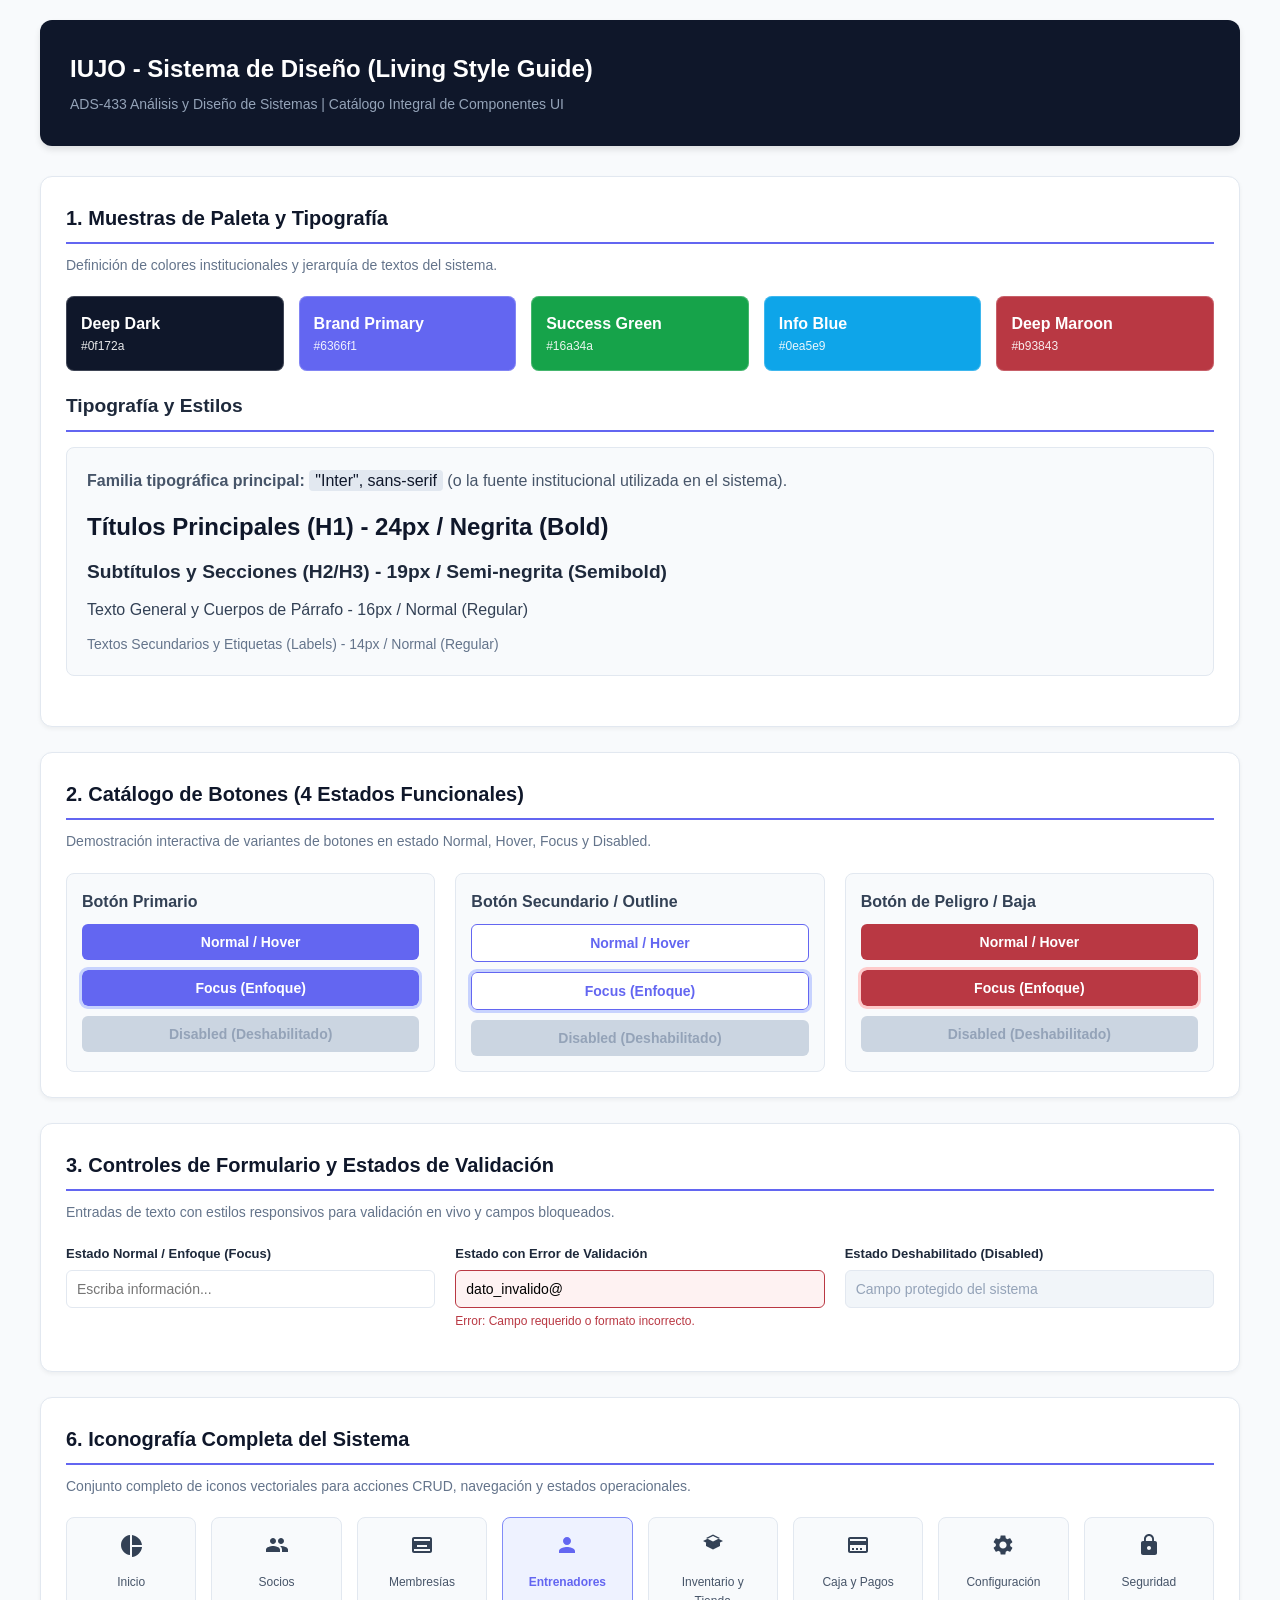
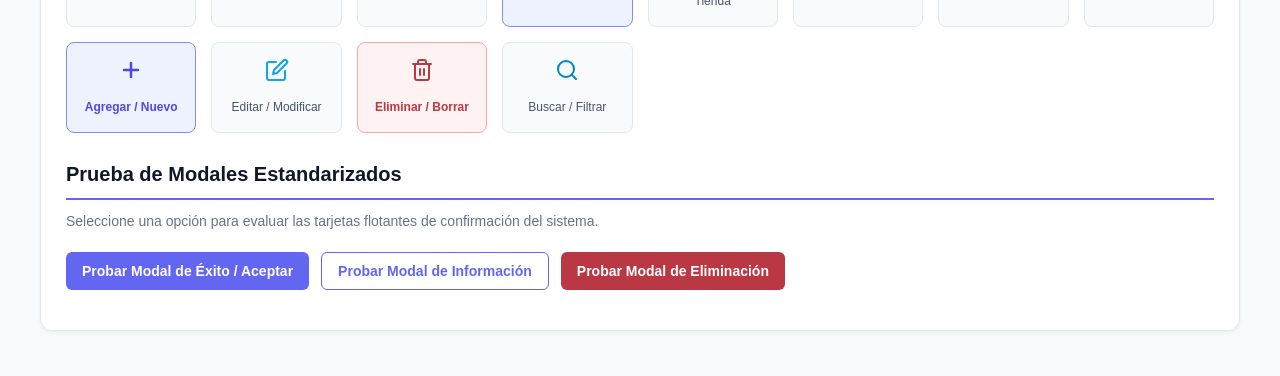
<file: sistema_diseño.html>
<!DOCTYPE html>
<html lang="es">
<head>
    <meta charset="UTF-8">
    <meta name="viewport" content="width=device-width, initial-scale=1.0">
    <title>Sistema de Diseño - Living Style Guide</title>
    <style>
        :root {
            --brand-dark: #0f172a;
            --brand-primary: #6366f1;
            --brand-hover: #4f46e5;
            --brand-alt: #0ea5e9;
            --brand-maroon: #b93843;
            --bg-main: #f8fafc;
            --card-bg: #ffffff;
            --text-color: #334155;
            --border-color: #e2e8f0;
        }

        * {
            box-sizing: border-box;
            margin: 0;
            padding: 0;
            font-family: 'Segoe UI', Tahoma, Geneva, Verdana, sans-serif;
        }

        body {
            background-color: var(--bg-main);
            color: var(--text-color);
            padding: 20px;
            line-height: 1.6;
        }

        .container {
            max-width: 1200px;
            margin: 0 auto;
        }

        header {
            background: var(--brand-dark);
            color: white;
            padding: 30px;
            border-radius: 12px;
            margin-bottom: 30px;
            box-shadow: 0 4px 6px rgba(0,0,0,0.1);
        }

        header h1 {
            font-size: 24px;
            margin-bottom: 5px;
        }

        header p {
            color: #94a3b8;
            font-size: 14px;
        }

        .card-container {
            background: var(--card-bg);
            border-radius: 12px;
            padding: 25px;
            margin-bottom: 25px;
            box-shadow: 0 2px 4px rgba(0,0,0,0.05);
            border: 1px solid var(--border-color);
        }

        h3 {
            font-size: 20px;
            color: var(--brand-dark);
            margin-bottom: 10px;
            border-bottom: 2px solid var(--brand-primary);
            padding-bottom: 8px;
        }

        .section-desc {
            font-size: 14px;
            color: #64748b;
            margin-bottom: 20px;
        }

        /* 1. Paleta de colores */
        .color-grid {
            display: grid;
            grid-template-columns: repeat(auto-fit, minmax(180px, 1fr));
            gap: 15px;
            margin-bottom: 20px;
        }

        .color-swatch {
            border-radius: 8px;
            padding: 15px;
            color: white;
            box-shadow: inset 0 0 0 1px rgba(255,255,255,0.2);
        }

        .color-swatch span {
            display: block;
            font-size: 12px;
            opacity: 0.9;
        }

        /* Tipografía de muestra */
        .typography-sample {
            background: #f8fafc;
            padding: 15px;
            border-radius: 8px;
            border: 1px solid var(--border-color);
        }

        /* 2. Catálogo de Botones (4 Estados) */
        .btn-grid {
            display: grid;
            grid-template-columns: repeat(auto-fit, minmax(260px, 1fr));
            gap: 20px;
        }

        .btn-group-states {
            display: flex;
            flex-direction: column;
            gap: 10px;
            background: #f8fafc;
            padding: 15px;
            border-radius: 8px;
            border: 1px solid var(--border-color);
        }

        .btn {
            padding: 10px 16px;
            border-radius: 6px;
            font-size: 14px;
            font-weight: 600;
            cursor: pointer;
            border: none;
            transition: all 0.2s;
            text-align: center;
        }

        .btn-primary { background: #6366f1; color: white; }
        .btn-primary:hover { background: #4f46e5; }
        .btn-primary.focus-state { outline: 3px solid #c7d2fe; }

        .btn-secondary { background: white; color: #6366f1; border: 1px solid #6366f1; }
        .btn-secondary:hover { background: #e0e7ff; }
        .btn-secondary.focus-state { outline: 3px solid #c7d2fe; }

        .btn-danger { background: #b93843; color: white; }
        .btn-danger:hover { background: #a22d37; }
        .btn-danger.focus-state { outline: 3px solid #fecaca; }

        .btn:disabled {
            background: #cbd5e1;
            color: #94a3b8;
            cursor: not-allowed;
            border: none;
            outline: none;
        }

        /* 3. Formularios y validación */
        .form-grid {
            display: grid;
            grid-template-columns: repeat(auto-fit, minmax(280px, 1fr));
            gap: 20px;
        }

        .form-group {
            margin-bottom: 15px;
        }

        .form-group label {
            display: block;
            font-size: 13px;
            font-weight: 600;
            margin-bottom: 5px;
            color: #1e293b;
        }

        .form-control {
            width: 100%;
            padding: 10px;
            border: 1px solid var(--border-color);
            border-radius: 6px;
            font-size: 14px;
            background: #ffffff;
        }

        .form-control:focus {
            outline: none;
            border-color: var(--brand-primary);
            box-shadow: 0 0 0 3px rgba(99, 102, 241, 0.15);
        }

        .form-control.error {
            border-color: #b93843;
            background-color: #fef2f2;
        }

        .error-msg {
            font-size: 12px;
            color: #b93843;
            margin-top: 4px;
            display: block;
        }

        .form-control:disabled {
            background-color: #f1f5f9;
            color: #94a3b8;
            cursor: not-allowed;
        }

        /* 6. Iconos Ampliados */
        .icon-grid {
            display: grid;
            grid-template-columns: repeat(auto-fit, minmax(130px, 1fr));
            gap: 15px;
        }

        .icon-box-item {
            background: #f8fafc;
            border: 1px solid var(--border-color);
            padding: 15px;
            border-radius: 8px;
            text-align: center;
            transition: transform 0.2s, background 0.2s;
        }

        .icon-box-item:hover {
            background: #f1f5f9;
            transform: translateY(-2px);
        }

        .icon-box-item small {
            display: block;
            font-size: 12px;
            margin-top: 8px;
            color: #475569;
            font-weight: 500;
        }

        /* Tablas */
        table {
            width: 100%;
            border-collapse: collapse;
            font-size: 14px;
            margin-top: 15px;
        }

        th, td {
            padding: 10px;
            border: 1px solid var(--border-color);
            text-align: left;
        }

        th {
            background: #1e293b;
            color: white;
        }

        tr:nth-child(even) { background: #f8fafc; }

        /* Botones para disparar los modales */
        .modal-triggers {
            display: flex;
            gap: 12px;
            flex-wrap: wrap;
            margin: 15px 0;
        }

        /* ==========================================
           ESTILO UNIFICADO DE MODALES (TARJETA FLOTANTE)
           ========================================== */
        .modal-overlay {
            position: fixed;
            top: 0;
            left: 0;
            width: 100%;
            height: 100%;
            background: rgba(30, 41, 59, 0.75);
            display: flex;
            justify-content: center;
            align-items: center;
            z-index: 9999;
            opacity: 0;
            visibility: hidden;
            transition: all 0.25s ease;
        }

        .modal-overlay.active {
            opacity: 1;
            visibility: visible;
        }

        .modal-card {
            background: #ffffff;
            width: 90%;
            max-width: 480px;
            padding: 40px 30px;
            border-radius: 24px;
            text-align: center;
            box-shadow: 0 20px 25px -5px rgba(0, 0, 0, 0.2), 0 10px 10px -5px rgba(0, 0, 0, 0.1);
            transform: scale(0.95);
            transition: transform 0.25s ease;
        }

        .modal-overlay.active .modal-card {
            transform: scale(1);
        }

        .modal-icon-container {
            width: 64px;
            height: 64px;
            border-radius: 16px;
            display: flex;
            justify-content: center;
            align-items: center;
            margin: 0 auto 20px auto;
        }

        .icon-danger { background: #fef2f2; color: #b93843; }
        .icon-success { background: #f0fdf4; color: #16a34a; }
        .icon-info { background: #f0f9ff; color: #0284c7; }

        .modal-title {
            font-size: 20px;
            font-weight: 700;
            color: #0f172a;
            margin-bottom: 10px;
        }

        .modal-desc {
            font-size: 14px;
            color: #64748b;
            margin-bottom: 30px;
            line-height: 1.5;
            padding: 0 10px;
        }

        .modal-actions {
            display: flex;
            gap: 12px;
        }

        .modal-btn {
            flex: 1;
            padding: 12px 20px;
            border-radius: 12px;
            font-size: 15px;
            font-weight: 600;
            cursor: pointer;
            border: none;
            transition: background 0.2s;
        }

        .modal-btn-cancel {
            background: #f1f5f9;
            color: #334155;
        }
        .modal-btn-cancel:hover { background: #e2e8f0; }

        .modal-btn-action {
            background: #6366f1;
            color: white;
            box-shadow: 0 4px 12px rgba(99, 102, 241, 0.3);
        }
        .modal-btn-action:hover { background: #4f46e5; }

        .modal-btn-delete {
            background: #b93843;
            color: white;
            box-shadow: 0 4px 12px rgba(185, 56, 67, 0.3);
        }
        .modal-btn-delete:hover { background: #a22d37; }

        .modal-btn-success {
            background: #16a34a;
            color: white;
            box-shadow: 0 4px 12px rgba(22, 163, 74, 0.3);
        }
        .modal-btn-success:hover { background: #15803d; }

        /* Toast flotante */
        #toast-container {
            position: fixed;
            top: 20px;
            right: 20px;
            z-index: 10000;
        }
        .toast {
            background: #1e293b;
            color: white;
            padding: 12px 20px;
            border-radius: 8px;
            box-shadow: 0 4px 12px rgba(0,0,0,0.15);
            font-size: 14px;
            border-left: 5px solid #22c55e;
            margin-top: 10px;
        }
    </style>
</head>
<body>

<div class="container">
    <header>
        <h1>IUJO - Sistema de Diseño (Living Style Guide)</h1>
        <p>ADS-433 Análisis y Diseño de Sistemas | Catálogo Integral de Componentes UI</p>
    </header>

    <!-- 1. PALETA Y TIPOGRAFÍA -->
    <section class="card-container">
        <h3>1. Muestras de Paleta y Tipografía</h3>
        <p class="section-desc">Definición de colores institucionales y jerarquía de textos del sistema.</p>
        
        <div class="color-grid">
            <div class="color-swatch" style="background: #0f172a;"><strong>Deep Dark</strong><span>#0f172a</span></div>
            <div class="color-swatch" style="background: #6366f1;"><strong>Brand Primary</strong><span>#6366f1</span></div>
            <div class="color-swatch" style="background: #16a34a;"><strong>Success Green</strong><span>#16a34a</span></div>
            <div class="color-swatch" style="background: #0ea5e9;"><strong>Info Blue</strong><span>#0ea5e9</span></div>
            <div class="color-swatch" style="background: #b93843;"><strong>Deep Maroon</strong><span>#b93843</span></div>
        </div>

        <!-- Sección de Tipografía -->
        <div class="typography-section" style="margin-bottom: 25px;">
            <h3 style="margin-bottom: 15px; color: #1e293b; font-size: 1.2rem; font-weight: 700;">Tipografía y Estilos</h3>
            <div style="background: #f8fafc; border: 1px solid #e2e8f0; border-radius: 8px; padding: 20px;">
                <p style="margin-bottom: 15px; font-size: 0.95krem; color: #475569;">
                    <strong>Familia tipográfica principal:</strong> <code style="background: #e2e8f0; padding: 2px 6px; border-radius: 4px; color: #0f172a;">"Inter", sans-serif</code> (o la fuente institucional utilizada en el sistema).
                </p>
                <ul style="list-style-type: none; padding: 0; margin: 0; display: flex; flex-direction: column; gap: 10px;">
                    <li style="font-size: 1.5rem; font-weight: 700; color: #0f172a;">
                        Títulos Principales (H1) - 24px / Negrita (Bold)
                    </li>
                    <li style="font-size: 1.2rem; font-weight: 600; color: #1e293b;">
                        Subtítulos y Secciones (H2/H3) - 19px / Semi-negrita (Semibold)
                    </li>
                    <li style="font-size: 1rem; font-weight: 400; color: #334155;">
                        Texto General y Cuerpos de Párrafo - 16px / Normal (Regular)
                    </li>
                    <li style="font-size: 0.875rem; font-weight: 400; color: #64748b;">
                        Textos Secundarios y Etiquetas (Labels) - 14px / Normal (Regular)
                    </li>
                </ul>
            </div>
        </div>
    </section>

    <!-- 2. CATÁLOGO DE BOTONES (4 ESTADOS) -->
    <section class="card-container">
        <h3>2. Catálogo de Botones (4 Estados Funcionales)</h3>
        <p class="section-desc">Demostración interactiva de variantes de botones en estado Normal, Hover, Focus y Disabled.</p>
        
        <div class="btn-grid">
            <div class="btn-group-states">
                <strong>Botón Primario</strong>
                <button class="btn btn-primary">Normal / Hover</button>
                <button class="btn btn-primary focus-state">Focus (Enfoque)</button>
                <button class="btn btn-primary" disabled>Disabled (Deshabilitado)</button>
            </div>
            <div class="btn-group-states">
                <strong>Botón Secundario / Outline</strong>
                <button class="btn btn-secondary">Normal / Hover</button>
                <button class="btn btn-secondary focus-state">Focus (Enfoque)</button>
                <button class="btn btn-secondary" disabled>Disabled (Deshabilitado)</button>
            </div>
            <div class="btn-group-states">
                <strong>Botón de Peligro / Baja</strong>
                <button class="btn btn-danger">Normal / Hover</button>
                <button class="btn btn-danger focus-state">Focus (Enfoque)</button>
                <button class="btn btn-danger" disabled>Disabled (Deshabilitado)</button>
            </div>
        </div>
    </section>

    <!-- 3. CONTROLES DE FORMULARIO -->
    <section class="card-container">
        <h3>3. Controles de Formulario y Estados de Validación</h3>
        <p class="section-desc">Entradas de texto con estilos responsivos para validación en vivo y campos bloqueados.</p>
        
        <div class="form-grid">
            <div class="form-group">
                <label>Estado Normal / Enfoque (Focus)</label>
                <input type="text" class="form-control" placeholder="Escriba información...">
            </div>
            <div class="form-group">
                <label>Estado con Error de Validación</label>
                <input type="text" class="form-control error" value="dato_invalido@">
                <span class="error-msg">Error: Campo requerido o formato incorrecto.</span>
            </div>
            <div class="form-group">
                <label>Estado Deshabilitado (Disabled)</label>
                <input type="text" class="form-control" value="Campo protegido del sistema" disabled>
            </div>
        </div>
    </section>

    <!-- 6. ICONOGRAFÍA AMPLIADA Y MODALES -->
    <section class="card-container">
        <h3>6. Iconografía Completa del Sistema</h3>
        <p class="section-desc">Conjunto completo de iconos vectoriales para acciones CRUD, navegación y estados operacionales.</p>
        
       <div class="icon-grid" style="margin-bottom: 25px;">
            <!-- Inicio --->
            <div class="icon-box-item"><svg width="24" height="24" fill="currentColor" viewBox="0 0 24 24"><path d="M11 2v20c-5.07-.5-9-4.79-9-9.99 0-5.21 3.93-9.5 9-10.01zm2 0v10h10c-.5-5.07-4.79-9-9.99-10zm0 12v10c5.21-.51 9.5-4.8 10.01-10H13z"/></svg><small>Inicio</small></div>
            
            <!-- Socios -->
            <div class="icon-box-item"><svg width="24" height="24" fill="currentColor" viewBox="0 0 24 24"><path d="M16 11c1.66 0 2.99-1.34 2.99-3S17.66 5 16 5c-1.66 0-3 1.34-3 3s1.34 3 3 3zm-8 0c1.66 0 2.99-1.34 2.99-3S9.66 5 8 5C6.34 5 5 6.34 5 8s1.34 3 3 3zm0 2c-2.33 0-7 1.17-7 3.5V19h14v-2.5c0-2.33-4.67-3.5-7-3.5zm8 0c-.29 0-.62.02-.97.05 1.16.84 1.97 1.97 1.97 3.45V19h6v-2.5c0-2.33-4.67-3.5-7-3.5z"/></svg><small>Socios</small></div>
            
            <!-- Membresías -->
            <div class="icon-box-item"><svg width="24" height="24" fill="currentColor" viewBox="0 0 24 24"><path d="M20 4H4c-1.1 0-1.99.9-1.99 2L2 18c0 1.1.9 2 2 2h16c1.1 0 2-.9 2-2V6c0-1.1-.9-2-2-2zm0 4H4V6h16v2zm0 10H4v-2h16v2zm-3-4H7v-2h10v2z"/></svg><small>Membresías</small></div>
            
            <!-- Entrenadores -->
            <div class="icon-box-item" style="background: #eef2ff; border-color: #818cf8;"><svg width="24" height="24" fill="currentColor" viewBox="0 0 24 24" style="color: #6366f1;"><path d="M12 12c2.21 0 4-1.79 4-4s-1.79-4-4-4-4 1.79-4 4 1.79 4 4 4zm0 2c-2.67 0-8 1.34-8 4v2h16v-2c0-2.66-5.33-4-8-4z"/></svg><small style="color: #6366f1; font-weight: bold;">Entrenadores</small></div>
            
            <!-- Inventario y Tienda -->
            <div class="icon-box-item"><svg width="24" height="24" fill="currentColor" viewBox="0 0 24 24"><path d="M12 3L2 8l10 5 10-5-10-5zm0 13.5l-7-3.5v-3.5l7 3.5 7-3.5v3.5l-7 3.5zm0-8l-7-3.5 7-3.5 7 3.5-7 3.5z"/></svg><small>Inventario y Tienda</small></div>
            
            <!-- Caja y Pagos -->
            <div class="icon-box-item"><svg width="24" height="24" fill="currentColor" viewBox="0 0 24 24"><path d="M20 4H4c-1.1 0-1.99.9-1.99 2L2 18c0 1.1.9 2 2 2h16c1.1 0 2-.9 2-2V6c0-1.1-.9-2-2-2zm0 4H4V6h16v2zm0 10H4v-6h16v6zM6 15h2v2H6v-2zm4 0h2v2h-2v-2zm4 0h2v2h-2v-2z"/></svg><small>Caja y Pagos</small></div>
            
            <!-- Configuración -->
            <div class="icon-box-item"><svg width="24" height="24" fill="currentColor" viewBox="0 0 24 24"><path d="M19.14 12.94c.04-.3.06-.61.06-.94 0-.32-.02-.64-.07-.94l2.03-1.58c.18-.14.23-.41.12-.61l-1.92-3.32c-.12-.22-.37-.29-.59-.22l-2.39.96c-.5-.38-1.03-.7-1.62-.94l-.36-2.54c-.04-.24-.24-.41-.48-.41h-3.84c-.24 0-.43.17-.47.41l-.36 2.54c-.59.24-1.13.57-1.62.94l-2.39-.96c-.22-.08-.47 0-.59.22L2.74 8.87c-.12.21-.08.47.12.61l2.03 1.58c-.05.3-.09.63-.09.94s.02.64.07.94l-2.03 1.58c-.18.14-.23.41-.12.61l1.92 3.32c.12.22.37.29.59.22l2.39-.96c-.5.38 1.03.7 1.62.94l.36 2.54c.05.24.24.41.48.41h3.84c-.24 0 .44-.17.47-.41l.36-2.54c.59-.24 1.13-.56 1.62-.94l2.39.96c.22.08.47 0 .59-.22l1.92-3.32c.12-.22.07-.47-.12-.61l-2.01-1.58zM12 15.6c-1.98 0-3.6-1.62-3.6-3.6s1.62-3.6 3.6-3.6 3.6 1.62 3.6 3.6-1.62 3.6-3.6 3.6z"/></svg><small>Configuración</small></div>
            
            <!-- Seguridad -->
            <div class="icon-box-item"><svg width="24" height="24" fill="currentColor" viewBox="0 0 24 24"><path d="M18 8h-1V6c0-2.76-2.24-5-5-5S7 3.24 7 6v2H6c-1.1 0-2 .9-2 2v10c0 1.1.9 2 2 2h12c1.1 0 2-.9 2-2V10c0-1.1-.9-2-2-2zm-6 9c-1.1 0-2-.9-2-2s.9-2 2-2 2 .9 2 2-.9 2-2 2zm3.1-9H8.9V6c0-1.71 1.39-3.1 3.1-3.1 1.71 0 3.1 1.39 3.1 3.1v2z"/></svg><small>Seguridad</small></div>

            <!-- Acciones CRUD / Principales -->
            <div class="icon-box-item" style="border-color: #818cf8; background: #eef2ff;"><svg width="24" height="24" fill="none" stroke="#4f46e5" stroke-width="2.5" stroke-linecap="round" stroke-linejoin="round"><line x1="12" y1="5" x2="12" y2="19"/><line x1="5" y1="12" x2="19" y2="12"/></svg><small style="color: #4f46e5; font-weight: 700;">Agregar / Nuevo</small></div>
            <div class="icon-box-item"><svg width="24" height="24" fill="none" stroke="#0ea5e9" stroke-width="2" stroke-linecap="round" stroke-linejoin="round"><path d="M11 4H4a2 2 0 0 0-2 2v14a2 2 0 0 0 2 2h14a2 2 0 0 0 2-2v-7"/><path d="M18.5 2.5a2.121 2.121 0 0 1 3 3L12 15l-4 1 1-4 9.5-9.5z"/></svg><small>Editar / Modificar</small></div>
            <div class="icon-box-item" style="border-color: #fca5a5; background: #fef2f2;"><svg width="24" height="24" fill="none" stroke="#b93843" stroke-width="2" stroke-linecap="round" stroke-linejoin="round"><polyline points="3 6 5 6 21 6"/><path d="M19 6v14a2 2 0 0 1-2 2H7a2 2 0 0 1-2-2V6m3 0V4a2 2 0 0 1 2-2h4a2 2 0 0 1 2 2v2"/><line x1="10" y1="11" x2="10" y2="17"/><line x1="14" y1="11" x2="14" y2="17"/></svg><small style="color: #b93843; font-weight: 700;">Eliminar / Borrar</small></div>
            <div class="icon-box-item"><svg width="24" height="24" fill="none" stroke="#0284c7" stroke-width="2" stroke-linecap="round" stroke-linejoin="round"><circle cx="11" cy="11" r="8"/><line x1="21" y1="21" x2="16.65" y2="16.65"/></svg><small>Buscar / Filtrar</small></div>
        </div>

        <h3>Prueba de Modales Estandarizados</h3>
        <p class="section-desc">Seleccione una opción para evaluar las tarjetas flotantes de confirmación del sistema.</p>

        <div class="modal-triggers">
            <button class="btn btn-primary" onclick="abrirModal('modalExito')">Probar Modal de Éxito / Aceptar</button>
            <button class="btn btn-secondary" onclick="abrirModal('modalInfo')">Probar Modal de Información</button>
            <button class="btn btn-danger" onclick="abrirModal('modalConfirmacion')">Probar Modal de Eliminación</button>
        </div>

        
    </section>
</div>

<!-- ==========================================
     MODALES FLOTANTES UNIFICADOS
     ========================================== -->

<!-- 1. MODAL DE ÉXITO / ACEPTAR -->
<div id="modalExito" class="modal-overlay">
    <div class="modal-card">
        <div class="modal-icon-container icon-success">
            <svg width="28" height="28" fill="none" stroke="currentColor" stroke-width="2.5" stroke-linecap="round" stroke-linejoin="round"><polyline points="20 6 9 17 4 12"></polyline></svg>
        </div>
        <h3 class="modal-title">¡Operación Exitosa!</h3>
        <p class="modal-desc">Los datos ingresados han sido guardados correctamente en la base de datos.</p>
        <div class="modal-actions">
            <button class="modal-btn modal-btn-cancel" onclick="cerrarModal('modalExito')">Cerrar</button>
            <button class="modal-btn modal-btn-success" onclick="ejecutarAccion('modalExito', '¡Cambios aceptados y guardados!')">Aceptar</button>
        </div>
    </div>
</div>

<!-- 2. MODAL DE INFORMACIÓN -->
<div id="modalInfo" class="modal-overlay">
    <div class="modal-card">
        <div class="modal-icon-container icon-info">
            <svg width="28" height="28" fill="none" stroke="currentColor" stroke-width="2.5" stroke-linecap="round" stroke-linejoin="round"><circle cx="12" cy="12" r="10"></circle><line x1="12" y1="16" x2="12" y2="12"></line><line x1="12" y1="8" x2="12.01" y2="8"></line></svg>
        </div>
        <h3 class="modal-title">Detalles del Registro</h3>
        <p class="modal-desc">Este elemento cuenta con estado activo y privilegios completos en el sistema.</p>
        <div class="modal-actions">
            <button class="modal-btn modal-btn-cancel" onclick="cerrarModal('modalInfo')">Volver</button>
            <button class="modal-btn modal-btn-action" onclick="ejecutarAccion('modalInfo', 'Información revisada')">Entendido</button>
        </div>
    </div>
</div>

<!-- 3. MODAL DE ELIMINACIÓN (PELIGRO) -->
<div id="modalConfirmacion" class="modal-overlay">
    <div class="modal-card">
        <div class="modal-icon-container icon-danger">
            <svg width="28" height="28" fill="none" stroke="currentColor" stroke-width="2.5" stroke-linecap="round" stroke-linejoin="round"><path d="m21.73 18-8-14a2 2 0 0 0-3.48 0l-8 14A2 2 0 0 0 4 21h16a2 2 0 0 0 1.73-3Z"/><line x1="12" y1="9" x2="12" y2="13"/><line x1="12" y1="17" x2="12.01" y2="17"/></svg>
        </div>
        <h3 class="modal-title">¿Desea eliminar este registro?</h3>
        <p class="modal-desc">El elemento seleccionado será borrado permanentemente del sistema.</p>
        <div class="modal-actions">
            <button class="modal-btn modal-btn-cancel" onclick="cerrarModal('modalConfirmacion')">Cancelar</button>
            <button class="modal-btn modal-btn-delete" onclick="ejecutarAccion('modalConfirmacion', 'Registro eliminado correctamente')">Sí, Eliminar</button>
        </div>
    </div>
</div>

<div id="toast-container"></div>

<script>
    function abrirModal(id) {
        document.getElementById(id).classList.add('active');
    }

    function cerrarModal(id) {
        document.getElementById(id).classList.remove('active');
    }

    function ejecutarAccion(idModal, mensaje) {
        cerrarModal(idModal);
        const container = document.getElementById('toast-container');
        const toast = document.createElement('div');
        toast.className = 'toast';
        toast.innerHTML = `<span>✔️ ${mensaje}</span>`;
        container.appendChild(toast);
        setTimeout(() => toast.remove(), 3000);
    }
</script>

</body>
</html>
</file>
